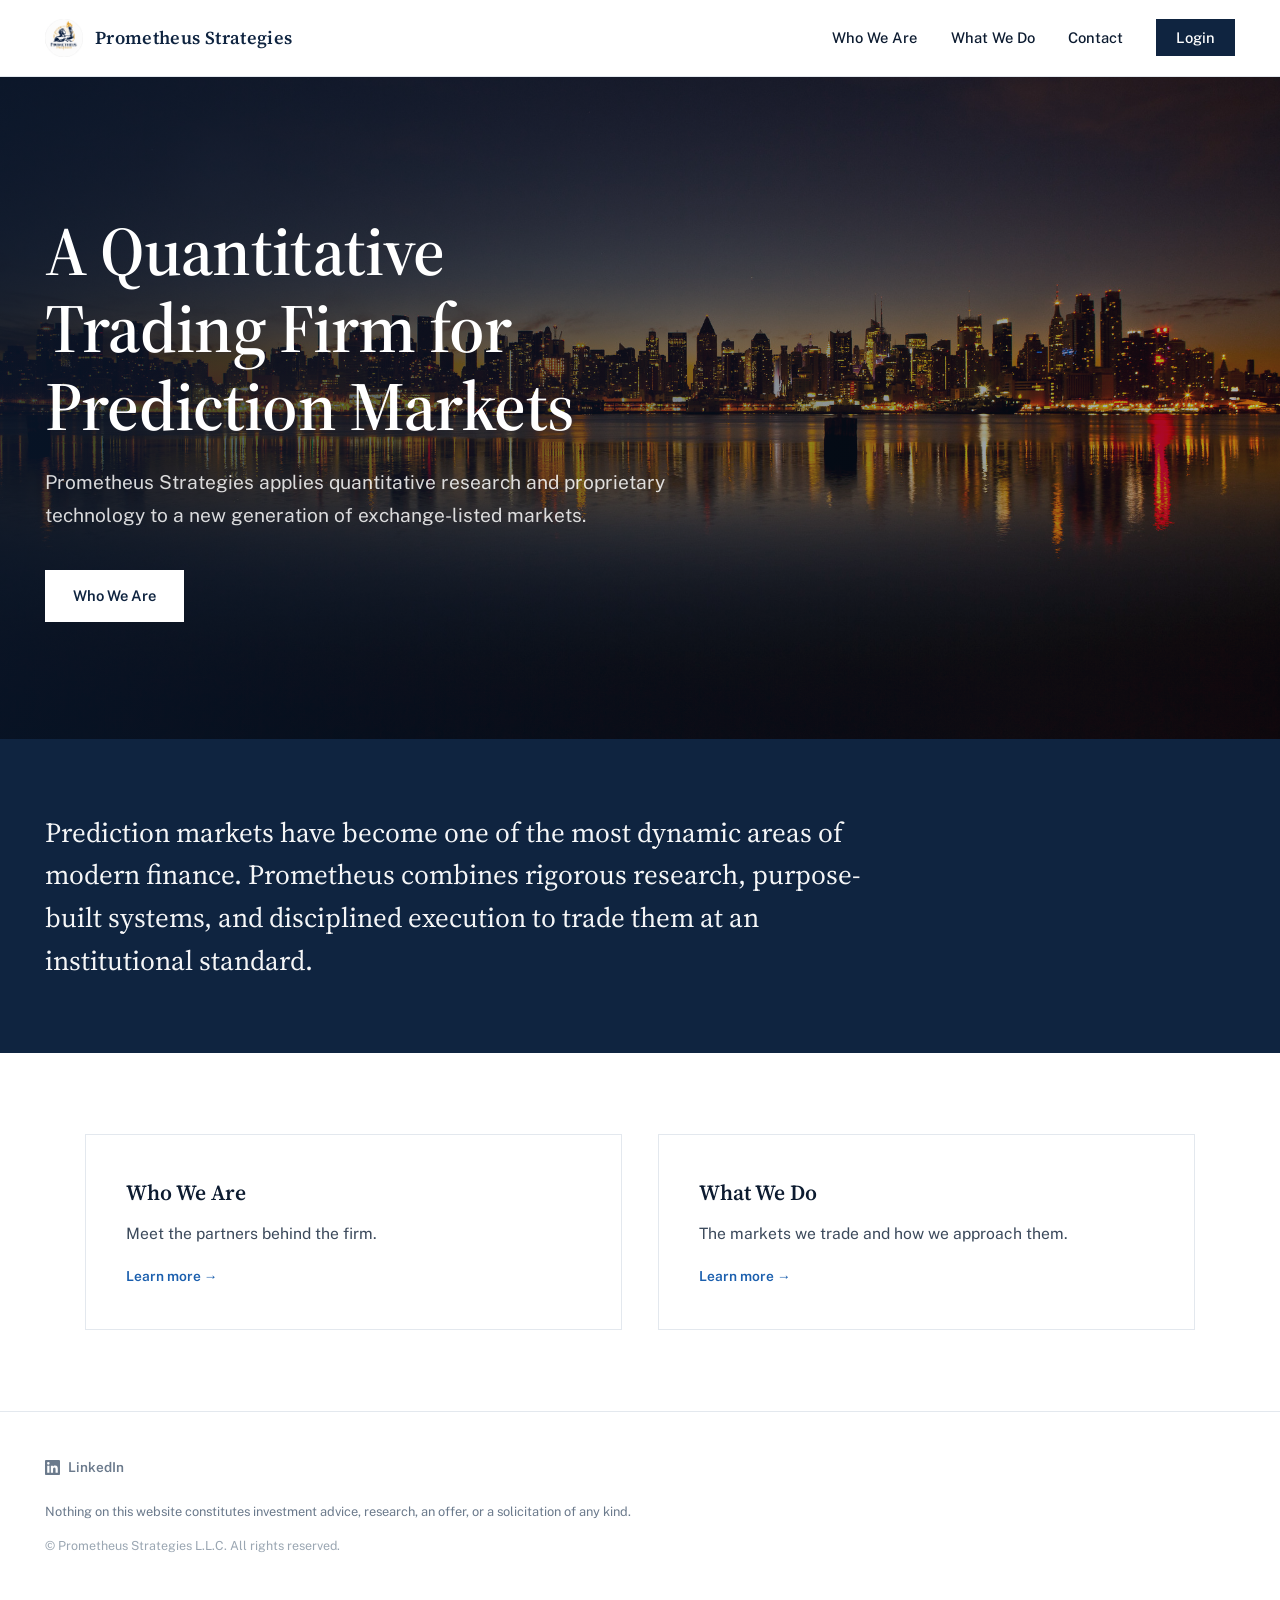
<file: index.html>
<!DOCTYPE html>
<html lang="en">
<head>
<meta charset="UTF-8" />
<meta name="viewport" content="width=device-width, initial-scale=1.0" />
<title>Prometheus Strategies</title>
<meta name="description" content="Prometheus Strategies is a quantitative trading firm for prediction markets, applying research and proprietary technology to a new generation of exchange-listed markets." />
<meta property="og:title" content="Prometheus Strategies" />
<meta property="og:description" content="Prometheus Strategies is a quantitative trading firm for prediction markets, applying research and proprietary technology to a new generation of exchange-listed markets." />
<meta property="og:type" content="website" />
<meta name="theme-color" content="#0F2440" />
<link rel="icon" type="image/png" href="icon.png" />
<link rel="preconnect" href="https://fonts.googleapis.com">
<link rel="preconnect" href="https://fonts.gstatic.com" crossorigin>
<link href="https://fonts.googleapis.com/css2?family=Source+Serif+4:opsz,wght@8..60,400;8..60,600&family=Public+Sans:wght@400;500;600;700&display=swap" rel="stylesheet">
<link rel="stylesheet" href="styles.css">
<script type="application/ld+json">
{
  "@context": "https://schema.org",
  "@type": "Organization",
  "name": "Prometheus Strategies",
  "alternateName": ["Prometheus Strategies L.L.C.", "Prometheus Quant"],
  "url": "https://prometheusquant.com",
  "logo": "https://prometheusquant.com/icon.png",
  "email": "info@prometheusquant.com",
  "description": "Prometheus Strategies is a quantitative trading firm specializing in prediction markets. The firm applies quantitative research and proprietary technology to exchange-listed contracts on the outcomes of real-world events, in sports and beyond.",
  "sameAs": ["https://www.linkedin.com/company/prometheus-quantitative-strategies"],
  "knowsAbout": ["Prediction markets", "Quantitative trading", "Event contracts", "Systematic trading", "Sports markets"],
  "founder": [
    { "@type": "Person", "name": "Sean Thomas", "jobTitle": "Partner", "sameAs": "https://www.linkedin.com/in/sean-thomas2027/" },
    { "@type": "Person", "name": "Shane McDermott", "jobTitle": "Partner", "sameAs": "https://www.linkedin.com/in/shanehmcdermott/" },
    { "@type": "Person", "name": "Bryce Lesinski", "jobTitle": "Partner", "sameAs": "https://www.linkedin.com/in/bryce-lesinski/" },
    { "@type": "Person", "name": "Andrew Wu", "jobTitle": "Partner", "sameAs": "https://www.linkedin.com/in/andrew-wu-5145a1228/" }
  ]
}
</script>
</head>
<body>

<header>
  <div class="bleed nav">
    <a class="brand" href="index.html">
      <img src="icon.png" alt="Prometheus Strategies" />
      <span>Prometheus Strategies</span>
    </a>
    <button class="menu-btn" aria-label="Menu" onclick="document.querySelector('.nav-links').classList.toggle('open')">
      <span></span><span></span><span></span>
    </button>
    <ul class="nav-links">
      <li><a href="who-we-are.html">Who We Are</a></li>
      <li><a href="what-we-do.html">What We Do</a></li>
      <li><a href="contact.html">Contact</a></li>
      <li><a href="login.html" class="login-btn">Login</a></li>
    </ul>
  </div>
</header>

<main>

  <div class="hero" id="hero">
    <div class="hero-bg" id="hero-bg"></div>
    <div class="hero-shade"></div>
    <div class="bleed hero-inner">
      <h1>A Quantitative Trading Firm for Prediction Markets</h1>
      <p>Prometheus Strategies applies quantitative research and proprietary technology to a new generation of exchange-listed markets.</p>
      <a class="btn" href="who-we-are.html">Who We Are</a>
    </div>
  </div>

  <div class="band">
    <div class="bleed band-inner">
      <p>Prediction markets have become one of the most dynamic areas of modern finance. Prometheus combines rigorous research, purpose-built systems, and disciplined execution to trade them at an institutional standard.</p>
    </div>
  </div>

  <div class="section">
    <div class="wrap">
      <div class="teasers">
        <a class="teaser" href="who-we-are.html">
          <h3>Who We Are</h3>
          <p>Meet the partners behind the firm.</p>
          <span class="go">Learn more &rarr;</span>
        </a>
        <a class="teaser" href="what-we-do.html">
          <h3>What We Do</h3>
          <p>The markets we trade and how we approach them.</p>
          <span class="go">Learn more &rarr;</span>
        </a>
      </div>
    </div>
  </div>

</main>

<footer>
  <div class="bleed footer-inner">
    <a class="footer-li" href="https://www.linkedin.com/company/prometheus-quantitative-strategies" target="_blank" rel="noopener noreferrer" aria-label="Prometheus Strategies on LinkedIn">
      <svg width="15" height="15" viewBox="0 0 24 24" fill="currentColor"><path d="M20.447 20.452h-3.554v-5.569c0-1.328-.027-3.037-1.852-3.037-1.853 0-2.136 1.445-2.136 2.939v5.667H9.351V9h3.414v1.561h.046c.477-.9 1.637-1.85 3.37-1.85 3.601 0 4.267 2.37 4.267 5.455v6.286zM5.337 7.433a2.062 2.062 0 01-2.063-2.065 2.064 2.064 0 112.063 2.065zm1.782 13.019H3.555V9h3.564v11.452zM22.225 0H1.771C.792 0 0 .774 0 1.729v20.542C0 23.227.792 24 1.771 24h20.451C23.2 24 24 23.227 24 22.271V1.729C24 .774 23.2 0 22.222 0h.003z"/></svg>
      LinkedIn
    </a>
    <p class="disclosure">Nothing on this website constitutes investment advice, research, an offer, or a solicitation of any kind.</p>
    <p class="copyright">&copy; Prometheus Strategies L.L.C. All rights reserved.</p>
  </div>
</footer>

<script>
  // Optional hero photo: push hero.jpg to the repo and it appears automatically.
  (function () {
    const probe = new Image();
    probe.onload = function () {
      document.getElementById('hero-bg').style.backgroundImage = "url('hero.jpg')";
      document.getElementById('hero').classList.add('has-photo');
    };
    probe.src = 'hero.jpg';
  })();
</script>

<!-- CLOUDFLARE WEB ANALYTICS
     Option A (easiest): enable it on the Pages project in the Cloudflare dashboard; it covers every page automatically.
     Option B (manual): paste the beacon <script> snippet here, before </body>, on every page. -->

</body>
</html>
</file>
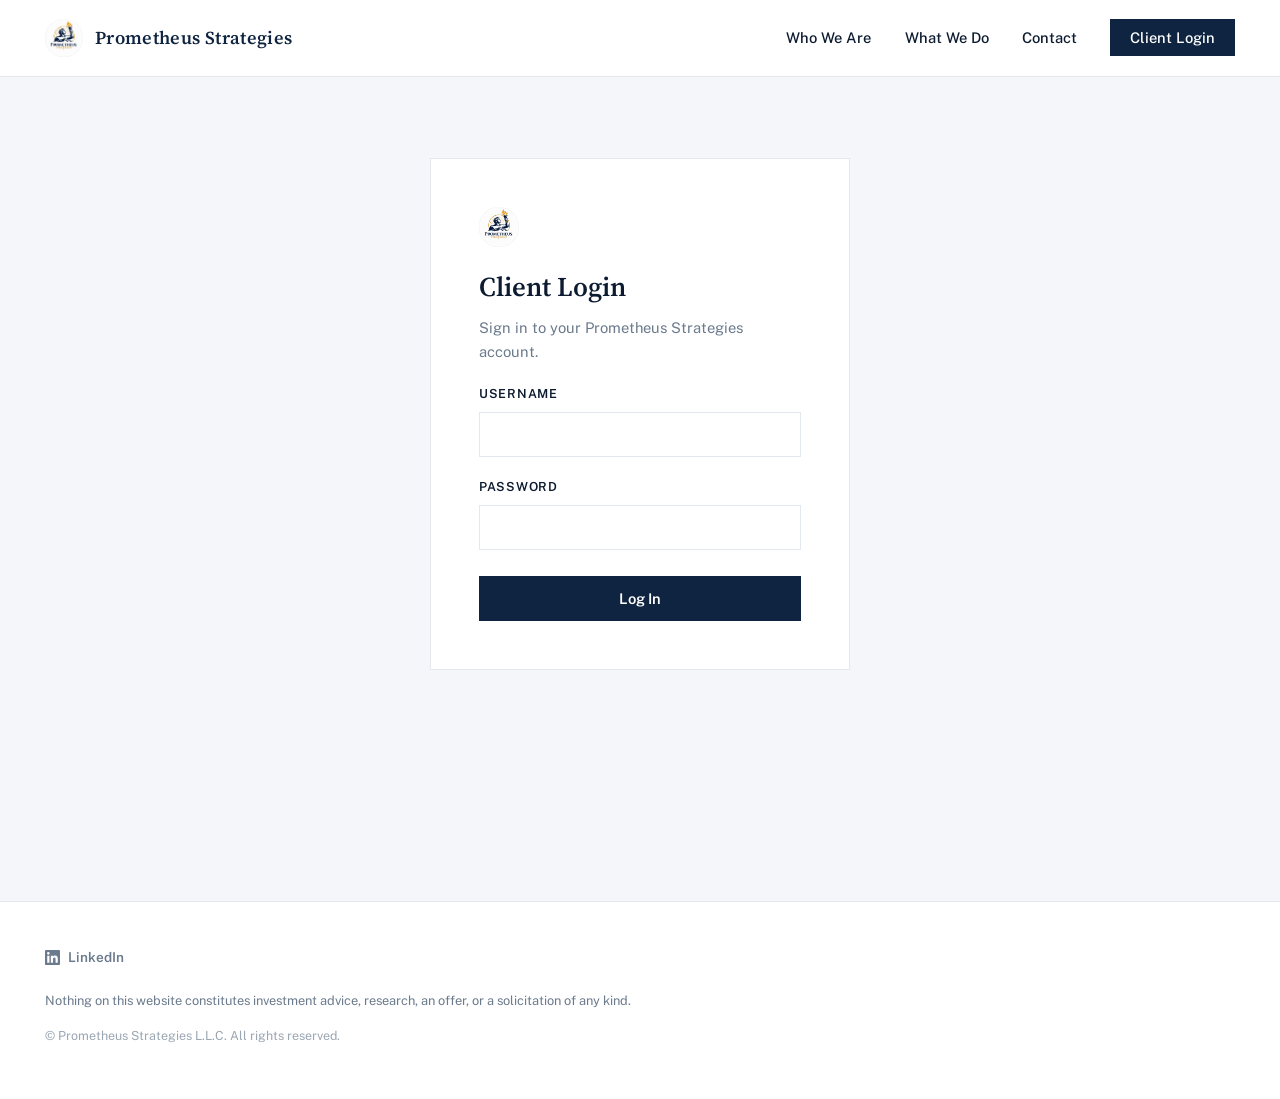
<file: client-login.html>
<!DOCTYPE html>
<html lang="en">
<head>
<meta charset="UTF-8" />
<meta name="viewport" content="width=device-width, initial-scale=1.0" />
<title>Client Login | Prometheus Strategies</title>
<meta name="description" content="Sign in to your Prometheus Strategies account." />
<meta property="og:title" content="Client Login | Prometheus Strategies" />
<meta property="og:description" content="Sign in to your Prometheus Strategies account." />
<meta property="og:type" content="website" />
<meta name="theme-color" content="#0F2440" />
<link rel="icon" type="image/png" href="icon.png" />
<link rel="preconnect" href="https://fonts.googleapis.com">
<link rel="preconnect" href="https://fonts.gstatic.com" crossorigin>
<link href="https://fonts.googleapis.com/css2?family=Source+Serif+4:opsz,wght@8..60,400;8..60,600&family=Public+Sans:wght@400;500;600;700&display=swap" rel="stylesheet">
<link rel="stylesheet" href="styles.css">
</head>
<body>

<header>
  <div class="bleed nav">
    <a class="brand" href="index.html">
      <img src="icon.png" alt="Prometheus Strategies" />
      <span>Prometheus Strategies</span>
    </a>
    <button class="menu-btn" aria-label="Menu" onclick="document.querySelector('.nav-links').classList.toggle('open')">
      <span></span><span></span><span></span>
    </button>
    <ul class="nav-links">
      <li><a href="who-we-are.html">Who We Are</a></li>
      <li><a href="what-we-do.html">What We Do</a></li>
      <li><a href="contact.html">Contact</a></li>
      <li><a href="client-login.html" class="login-btn">Client Login</a></li>
    </ul>
  </div>
</header>

<main>

  <div class="login-page">
    <!-- Cosmetic portal entry. This form does not store or transmit anything anywhere.
         Any login attempt shows the access message below. -->
    <div class="login-card">
      <img src="icon.png" alt="" />
      <h1>Client Login</h1>
      <p class="sub">Sign in to your Prometheus Strategies account.</p>
      <form id="login-form" autocomplete="off">
        <div class="field">
          <label for="login-user">Username</label>
          <input type="text" id="login-user" name="username" autocomplete="off" />
        </div>
        <div class="field">
          <label for="login-pass">Password</label>
          <input type="password" id="login-pass" name="password" autocomplete="off" />
        </div>
        <button type="submit" class="btn btn-navy">Log In</button>
        <p class="login-error" id="login-error">Username and password not recognized. Please email <a href="mailto:info@prometheusquant.com">info@prometheusquant.com</a> if you are having issues logging in.</p>
      </form>
    </div>
  </div>

</main>

<footer>
  <div class="bleed footer-inner">
    <a class="footer-li" href="https://www.linkedin.com/company/prometheus-quantitative-strategies" target="_blank" rel="noopener noreferrer" aria-label="Prometheus Strategies on LinkedIn">
      <svg width="15" height="15" viewBox="0 0 24 24" fill="currentColor"><path d="M20.447 20.452h-3.554v-5.569c0-1.328-.027-3.037-1.852-3.037-1.853 0-2.136 1.445-2.136 2.939v5.667H9.351V9h3.414v1.561h.046c.477-.9 1.637-1.85 3.37-1.85 3.601 0 4.267 2.37 4.267 5.455v6.286zM5.337 7.433a2.062 2.062 0 01-2.063-2.065 2.064 2.064 0 112.063 2.065zm1.782 13.019H3.555V9h3.564v11.452zM22.225 0H1.771C.792 0 0 .774 0 1.729v20.542C0 23.227.792 24 1.771 24h20.451C23.2 24 24 23.227 24 22.271V1.729C24 .774 23.2 0 22.222 0h.003z"/></svg>
      LinkedIn
    </a>
    <p class="disclosure">Nothing on this website constitutes investment advice, research, an offer, or a solicitation of any kind.</p>
    <p class="copyright">&copy; Prometheus Strategies L.L.C. All rights reserved.</p>
  </div>
</footer>

<script>
  // Cosmetic portal: nothing is stored or transmitted anywhere.
  document.getElementById('login-form').addEventListener('submit', function (e) {
    e.preventDefault();
    document.getElementById('login-error').style.display = 'block';
    document.getElementById('login-pass').value = '';
    return false;
  });
</script>

<!-- CLOUDFLARE WEB ANALYTICS
     Option A (easiest): enable it on the Pages project in the Cloudflare dashboard; it covers every page automatically.
     Option B (manual): paste the beacon <script> snippet here, before </body>, on every page. -->

</body>
</html>
</file>
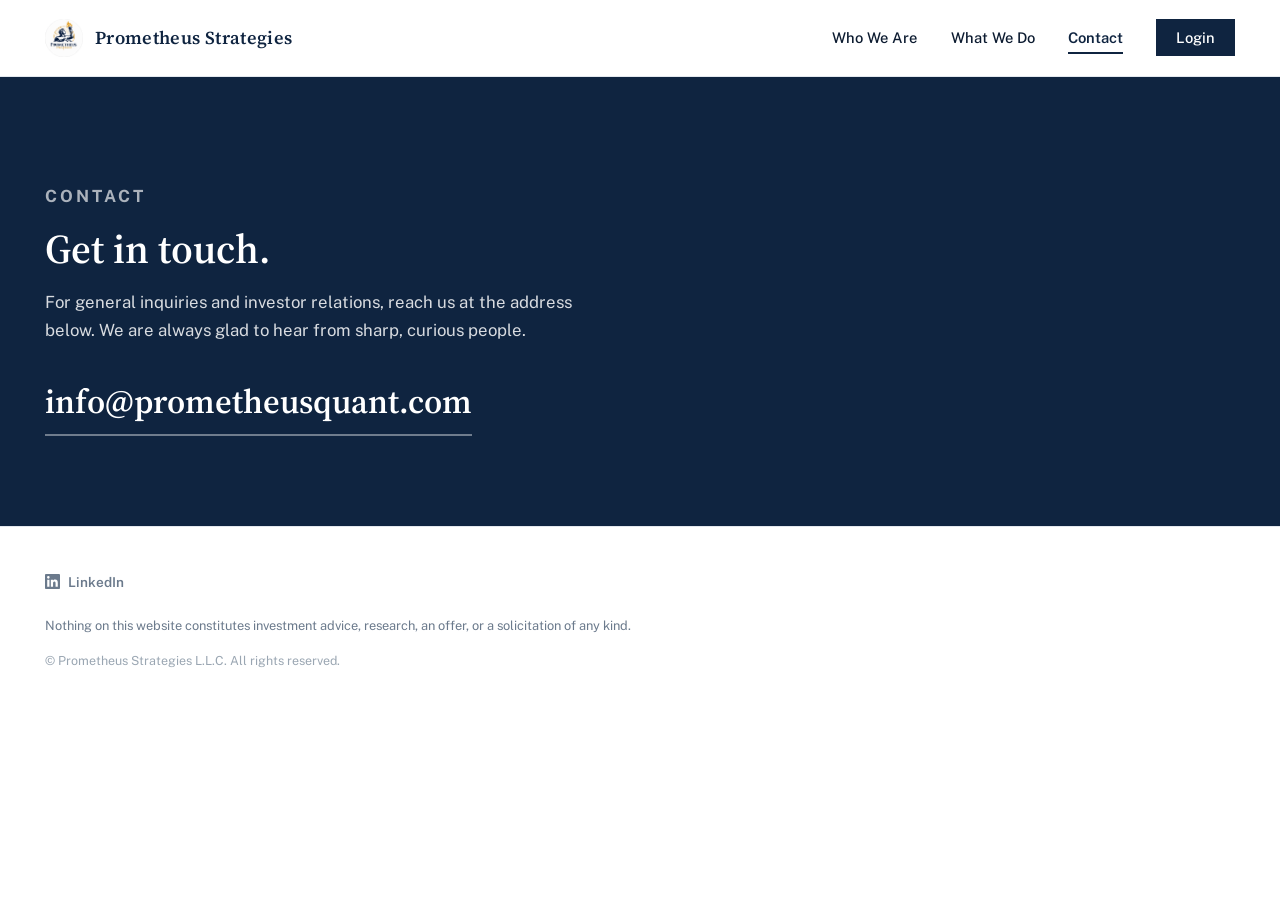
<file: contact.html>
<!DOCTYPE html>
<html lang="en">
<head>
<meta charset="UTF-8" />
<meta name="viewport" content="width=device-width, initial-scale=1.0" />
<title>Contact | Prometheus Strategies</title>
<meta name="description" content="Get in touch with Prometheus Strategies. General inquiries and investor relations: info@prometheusquant.com." />
<meta property="og:title" content="Contact | Prometheus Strategies" />
<meta property="og:description" content="Get in touch with Prometheus Strategies. General inquiries and investor relations: info@prometheusquant.com." />
<meta property="og:type" content="website" />
<meta name="theme-color" content="#0F2440" />
<link rel="icon" type="image/png" href="icon.png" />
<link rel="preconnect" href="https://fonts.googleapis.com">
<link rel="preconnect" href="https://fonts.gstatic.com" crossorigin>
<link href="https://fonts.googleapis.com/css2?family=Source+Serif+4:opsz,wght@8..60,400;8..60,600&family=Public+Sans:wght@400;500;600;700&display=swap" rel="stylesheet">
<link rel="stylesheet" href="styles.css">
</head>
<body>

<header>
  <div class="bleed nav">
    <a class="brand" href="index.html">
      <img src="icon.png" alt="Prometheus Strategies" />
      <span>Prometheus Strategies</span>
    </a>
    <button class="menu-btn" aria-label="Menu" onclick="document.querySelector('.nav-links').classList.toggle('open')">
      <span></span><span></span><span></span>
    </button>
    <ul class="nav-links">
      <li><a href="who-we-are.html">Who We Are</a></li>
      <li><a href="what-we-do.html">What We Do</a></li>
      <li><a href="contact.html" class="active">Contact</a></li>
      <li><a href="login.html" class="login-btn">Login</a></li>
    </ul>
  </div>
</header>

<main>

  <div class="contact-band">
    <div class="bleed contact-band-inner">
      <p class="kicker" style="color: rgba(255,255,255,0.65);">Contact</p>
      <h2>Get in touch.</h2>
      <p>For general inquiries and investor relations, reach us at the address below. We are always glad to hear from sharp, curious people.</p>
      <a class="contact-email" href="mailto:info@prometheusquant.com">info@prometheusquant.com</a>
    </div>
  </div>

</main>

<footer>
  <div class="bleed footer-inner">
    <a class="footer-li" href="https://www.linkedin.com/company/prometheus-quantitative-strategies" target="_blank" rel="noopener noreferrer" aria-label="Prometheus Strategies on LinkedIn">
      <svg width="15" height="15" viewBox="0 0 24 24" fill="currentColor"><path d="M20.447 20.452h-3.554v-5.569c0-1.328-.027-3.037-1.852-3.037-1.853 0-2.136 1.445-2.136 2.939v5.667H9.351V9h3.414v1.561h.046c.477-.9 1.637-1.85 3.37-1.85 3.601 0 4.267 2.37 4.267 5.455v6.286zM5.337 7.433a2.062 2.062 0 01-2.063-2.065 2.064 2.064 0 112.063 2.065zm1.782 13.019H3.555V9h3.564v11.452zM22.225 0H1.771C.792 0 0 .774 0 1.729v20.542C0 23.227.792 24 1.771 24h20.451C23.2 24 24 23.227 24 22.271V1.729C24 .774 23.2 0 22.222 0h.003z"/></svg>
      LinkedIn
    </a>
    <p class="disclosure">Nothing on this website constitutes investment advice, research, an offer, or a solicitation of any kind.</p>
    <p class="copyright">&copy; Prometheus Strategies L.L.C. All rights reserved.</p>
  </div>
</footer>

<!-- CLOUDFLARE WEB ANALYTICS
     Option A (easiest): enable it on the Pages project in the Cloudflare dashboard; it covers every page automatically.
     Option B (manual): paste the beacon <script> snippet here, before </body>, on every page. -->

</body>
</html>
</file>
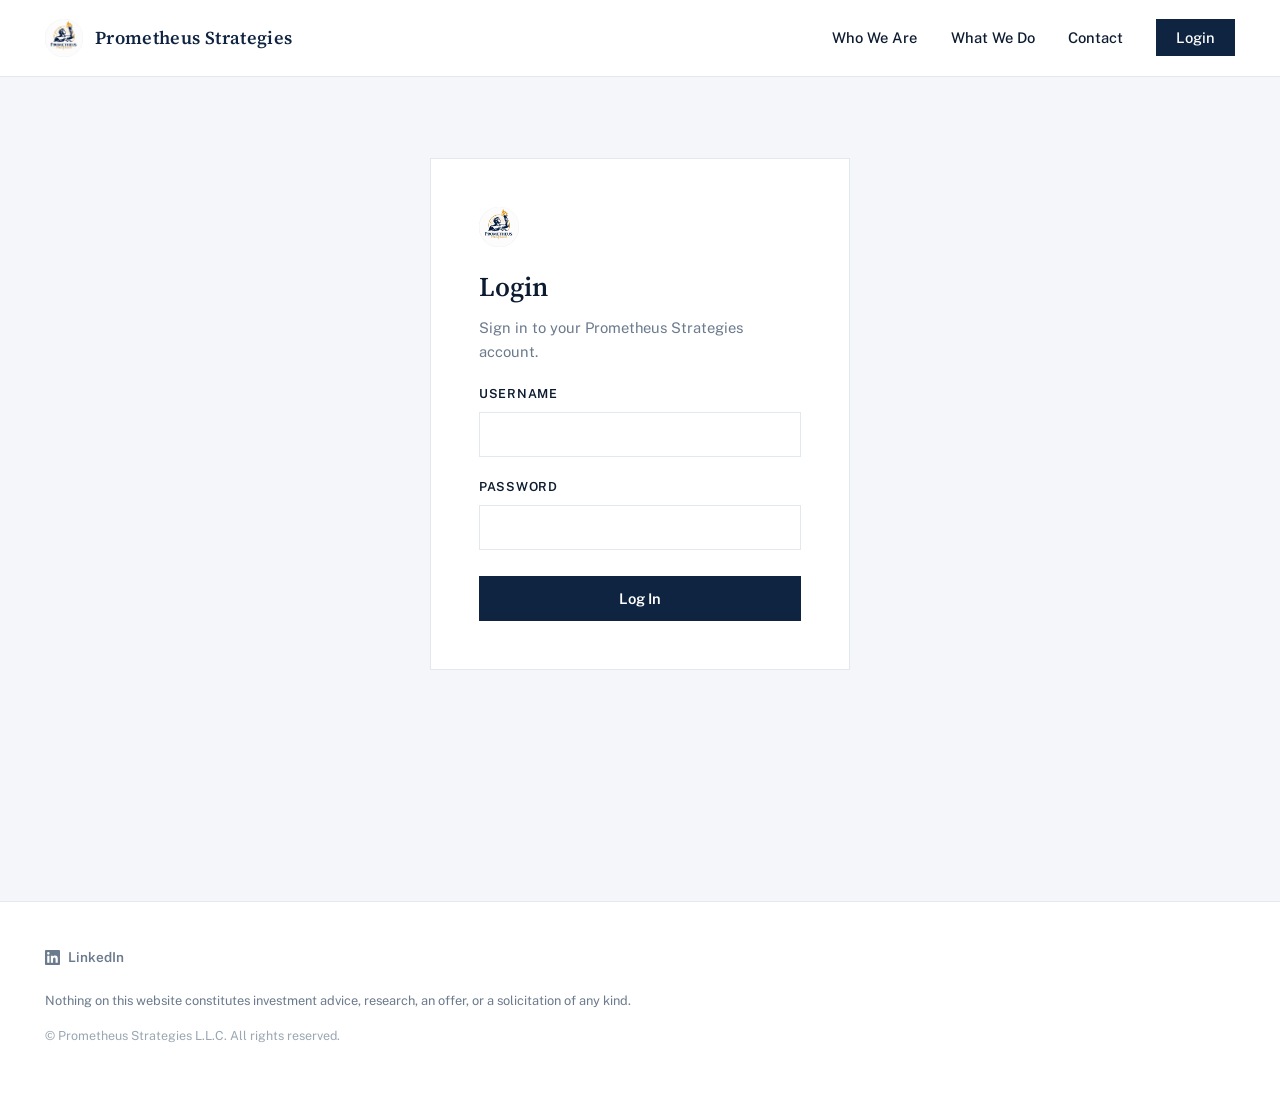
<file: login.html>
<!DOCTYPE html>
<html lang="en">
<head>
<meta charset="UTF-8" />
<meta name="viewport" content="width=device-width, initial-scale=1.0" />
<title>Login | Prometheus Strategies</title>
<meta name="description" content="Sign in to your Prometheus Strategies account." />
<meta property="og:title" content="Login | Prometheus Strategies" />
<meta property="og:description" content="Sign in to your Prometheus Strategies account." />
<meta property="og:type" content="website" />
<meta name="theme-color" content="#0F2440" />
<link rel="icon" type="image/png" href="icon.png" />
<link rel="preconnect" href="https://fonts.googleapis.com">
<link rel="preconnect" href="https://fonts.gstatic.com" crossorigin>
<link href="https://fonts.googleapis.com/css2?family=Source+Serif+4:opsz,wght@8..60,400;8..60,600&family=Public+Sans:wght@400;500;600;700&display=swap" rel="stylesheet">
<link rel="stylesheet" href="styles.css">
</head>
<body>

<header>
  <div class="bleed nav">
    <a class="brand" href="index.html">
      <img src="icon.png" alt="Prometheus Strategies" />
      <span>Prometheus Strategies</span>
    </a>
    <button class="menu-btn" aria-label="Menu" onclick="document.querySelector('.nav-links').classList.toggle('open')">
      <span></span><span></span><span></span>
    </button>
    <ul class="nav-links">
      <li><a href="who-we-are.html">Who We Are</a></li>
      <li><a href="what-we-do.html">What We Do</a></li>
      <li><a href="contact.html">Contact</a></li>
      <li><a href="login.html" class="login-btn">Login</a></li>
    </ul>
  </div>
</header>

<main>

  <div class="login-page">
    <!-- Cosmetic portal entry. This form does not store or transmit anything anywhere.
         Any login attempt shows the access message below. -->
    <div class="login-card">
      <img src="icon.png" alt="" />
      <h1>Login</h1>
      <p class="sub">Sign in to your Prometheus Strategies account.</p>
      <form id="login-form" autocomplete="off">
        <div class="field">
          <label for="login-user">Username</label>
          <input type="text" id="login-user" name="username" autocomplete="off" />
        </div>
        <div class="field">
          <label for="login-pass">Password</label>
          <input type="password" id="login-pass" name="password" autocomplete="off" />
        </div>
        <button type="submit" class="btn btn-navy">Log In</button>
        <p class="login-error" id="login-error">Username and password not recognized. Please email <a href="mailto:info@prometheusquant.com">info@prometheusquant.com</a> if you are having issues logging in.</p>
      </form>
    </div>
  </div>

</main>

<footer>
  <div class="bleed footer-inner">
    <a class="footer-li" href="https://www.linkedin.com/company/prometheus-quantitative-strategies" target="_blank" rel="noopener noreferrer" aria-label="Prometheus Strategies on LinkedIn">
      <svg width="15" height="15" viewBox="0 0 24 24" fill="currentColor"><path d="M20.447 20.452h-3.554v-5.569c0-1.328-.027-3.037-1.852-3.037-1.853 0-2.136 1.445-2.136 2.939v5.667H9.351V9h3.414v1.561h.046c.477-.9 1.637-1.85 3.37-1.85 3.601 0 4.267 2.37 4.267 5.455v6.286zM5.337 7.433a2.062 2.062 0 01-2.063-2.065 2.064 2.064 0 112.063 2.065zm1.782 13.019H3.555V9h3.564v11.452zM22.225 0H1.771C.792 0 0 .774 0 1.729v20.542C0 23.227.792 24 1.771 24h20.451C23.2 24 24 23.227 24 22.271V1.729C24 .774 23.2 0 22.222 0h.003z"/></svg>
      LinkedIn
    </a>
    <p class="disclosure">Nothing on this website constitutes investment advice, research, an offer, or a solicitation of any kind.</p>
    <p class="copyright">&copy; Prometheus Strategies L.L.C. All rights reserved.</p>
  </div>
</footer>

<script>
  // Cosmetic portal: nothing is stored or transmitted anywhere.
  document.getElementById('login-form').addEventListener('submit', function (e) {
    e.preventDefault();
    document.getElementById('login-error').style.display = 'block';
    document.getElementById('login-pass').value = '';
    return false;
  });
</script>

<!-- CLOUDFLARE WEB ANALYTICS
     Option A (easiest): enable it on the Pages project in the Cloudflare dashboard; it covers every page automatically.
     Option B (manual): paste the beacon <script> snippet here, before </body>, on every page. -->

</body>
</html>
</file>
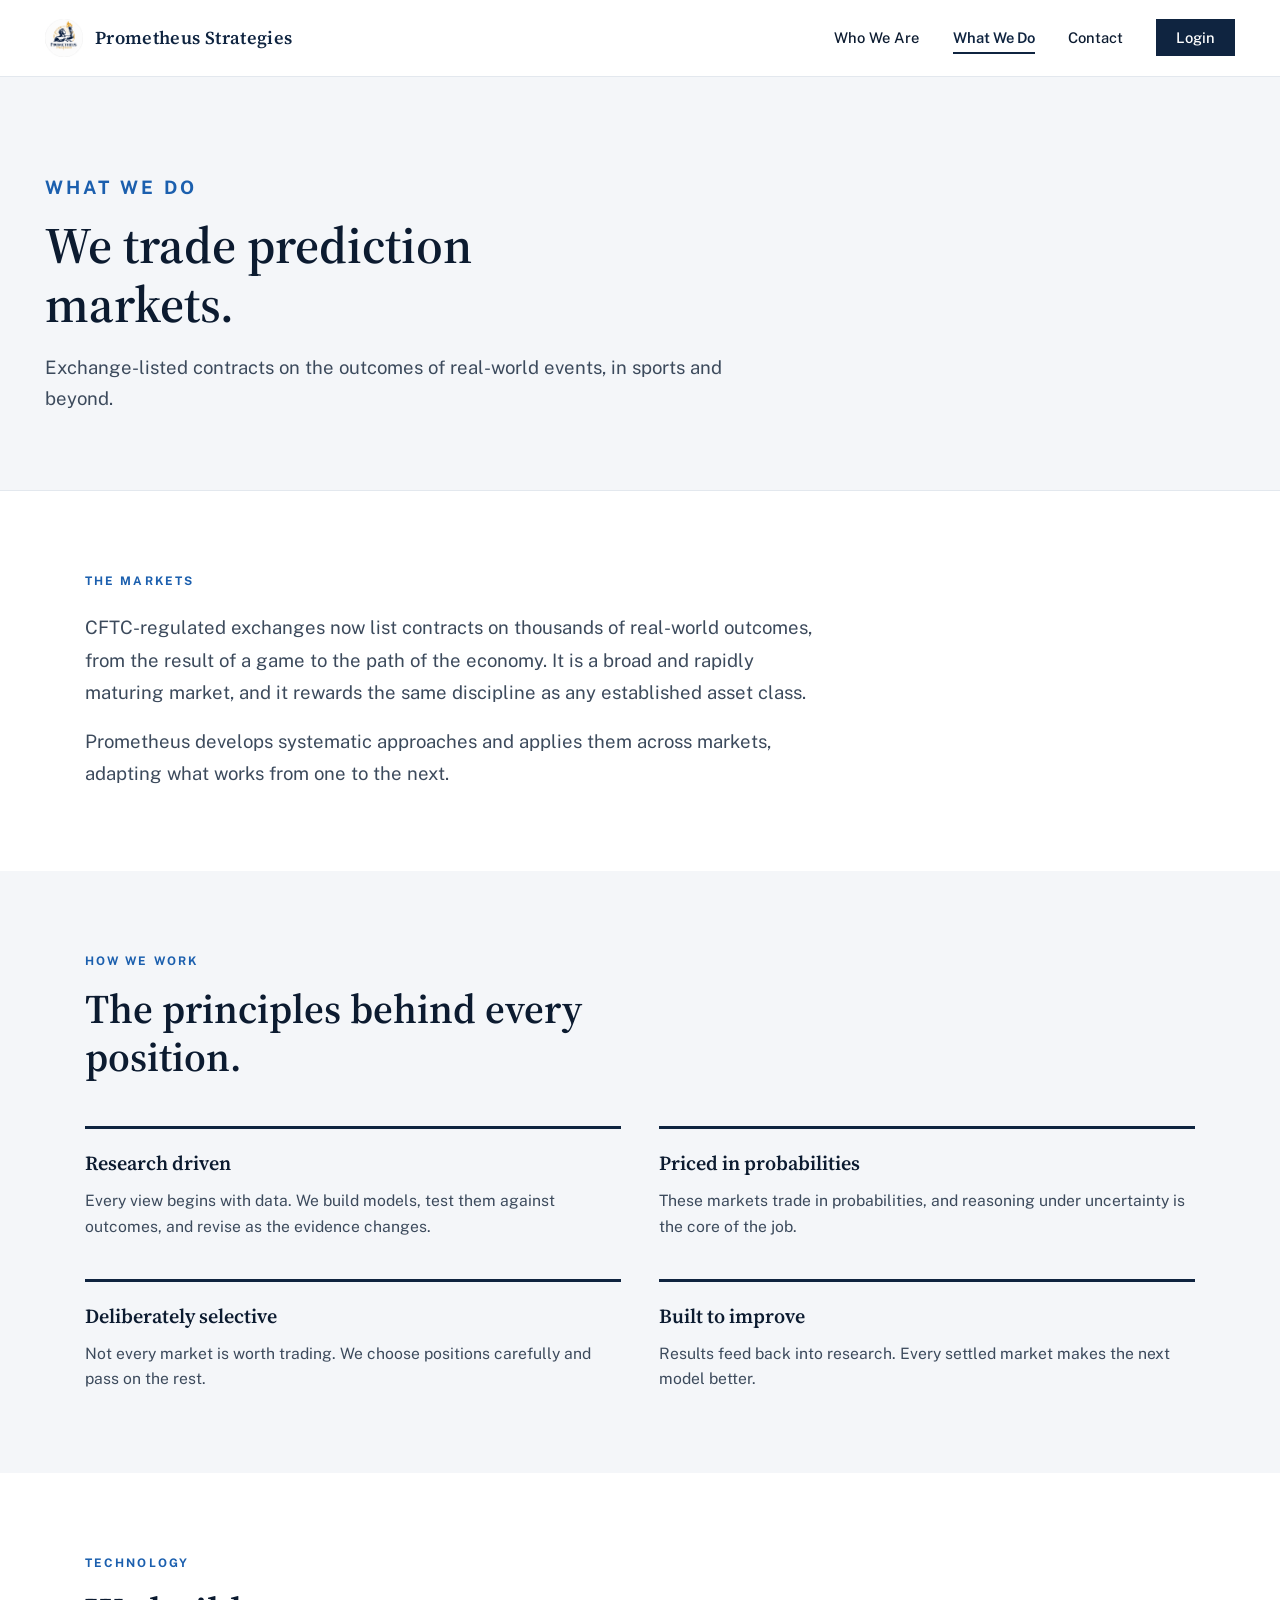
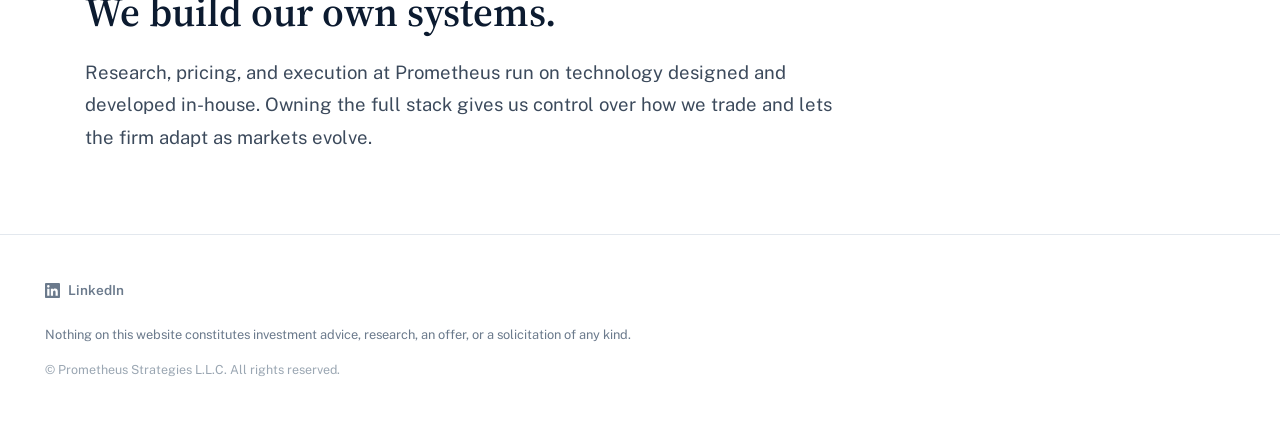
<file: what-we-do.html>
<!DOCTYPE html>
<html lang="en">
<head>
<meta charset="UTF-8" />
<meta name="viewport" content="width=device-width, initial-scale=1.0" />
<title>What We Do | Prometheus Strategies</title>
<meta name="description" content="We trade prediction markets: exchange-listed contracts on the outcomes of real-world events, in sports and beyond." />
<meta property="og:title" content="What We Do | Prometheus Strategies" />
<meta property="og:description" content="We trade prediction markets: exchange-listed contracts on the outcomes of real-world events, in sports and beyond." />
<meta property="og:type" content="website" />
<meta name="theme-color" content="#0F2440" />
<link rel="icon" type="image/png" href="icon.png" />
<link rel="preconnect" href="https://fonts.googleapis.com">
<link rel="preconnect" href="https://fonts.gstatic.com" crossorigin>
<link href="https://fonts.googleapis.com/css2?family=Source+Serif+4:opsz,wght@8..60,400;8..60,600&family=Public+Sans:wght@400;500;600;700&display=swap" rel="stylesheet">
<link rel="stylesheet" href="styles.css">
</head>
<body>

<header>
  <div class="bleed nav">
    <a class="brand" href="index.html">
      <img src="icon.png" alt="Prometheus Strategies" />
      <span>Prometheus Strategies</span>
    </a>
    <button class="menu-btn" aria-label="Menu" onclick="document.querySelector('.nav-links').classList.toggle('open')">
      <span></span><span></span><span></span>
    </button>
    <ul class="nav-links">
      <li><a href="who-we-are.html">Who We Are</a></li>
      <li><a href="what-we-do.html" class="active">What We Do</a></li>
      <li><a href="contact.html">Contact</a></li>
      <li><a href="login.html" class="login-btn">Login</a></li>
    </ul>
  </div>
</header>

<main>

  <div class="page-head">
    <div class="bleed page-head-inner">
      <p class="kicker">What We Do</p>
      <h1>We trade prediction markets.</h1>
      <p>Exchange-listed contracts on the outcomes of real-world events, in sports and beyond.</p>
    </div>
  </div>

  <div class="section">
    <div class="wrap">
      <p class="kicker">The Markets</p>
      <p class="lead">CFTC-regulated exchanges now list contracts on thousands of real-world outcomes, from the result of a game to the path of the economy. It is a broad and rapidly maturing market, and it rewards the same discipline as any established asset class.</p>
      <p class="lead">Prometheus develops systematic approaches and applies them across markets, adapting what works from one to the next.</p>
    </div>
  </div>

  <div class="section alt">
    <div class="wrap">
      <p class="kicker">How We Work</p>
      <h2>The principles behind every position.</h2>
      <div class="principles">
        <div class="principle">
          <h3>Research driven</h3>
          <p>Every view begins with data. We build models, test them against outcomes, and revise as the evidence changes.</p>
        </div>
        <div class="principle">
          <h3>Priced in probabilities</h3>
          <p>These markets trade in probabilities, and reasoning under uncertainty is the core of the job.</p>
        </div>
        <div class="principle">
          <h3>Deliberately selective</h3>
          <p>Not every market is worth trading. We choose positions carefully and pass on the rest.</p>
        </div>
        <div class="principle">
          <h3>Built to improve</h3>
          <p>Results feed back into research. Every settled market makes the next model better.</p>
        </div>
      </div>
    </div>
  </div>

  <div class="section">
    <div class="wrap">
      <p class="kicker">Technology</p>
      <h2>We build our own systems.</h2>
      <p class="lead">Research, pricing, and execution at Prometheus run on technology designed and developed in-house. Owning the full stack gives us control over how we trade and lets the firm adapt as markets evolve.</p>
    </div>
  </div>

</main>

<footer>
  <div class="bleed footer-inner">
    <a class="footer-li" href="https://www.linkedin.com/company/prometheus-quantitative-strategies" target="_blank" rel="noopener noreferrer" aria-label="Prometheus Strategies on LinkedIn">
      <svg width="15" height="15" viewBox="0 0 24 24" fill="currentColor"><path d="M20.447 20.452h-3.554v-5.569c0-1.328-.027-3.037-1.852-3.037-1.853 0-2.136 1.445-2.136 2.939v5.667H9.351V9h3.414v1.561h.046c.477-.9 1.637-1.85 3.37-1.85 3.601 0 4.267 2.37 4.267 5.455v6.286zM5.337 7.433a2.062 2.062 0 01-2.063-2.065 2.064 2.064 0 112.063 2.065zm1.782 13.019H3.555V9h3.564v11.452zM22.225 0H1.771C.792 0 0 .774 0 1.729v20.542C0 23.227.792 24 1.771 24h20.451C23.2 24 24 23.227 24 22.271V1.729C24 .774 23.2 0 22.222 0h.003z"/></svg>
      LinkedIn
    </a>
    <p class="disclosure">Nothing on this website constitutes investment advice, research, an offer, or a solicitation of any kind.</p>
    <p class="copyright">&copy; Prometheus Strategies L.L.C. All rights reserved.</p>
  </div>
</footer>

<!-- CLOUDFLARE WEB ANALYTICS
     Option A (easiest): enable it on the Pages project in the Cloudflare dashboard; it covers every page automatically.
     Option B (manual): paste the beacon <script> snippet here, before </body>, on every page. -->

</body>
</html>
</file>
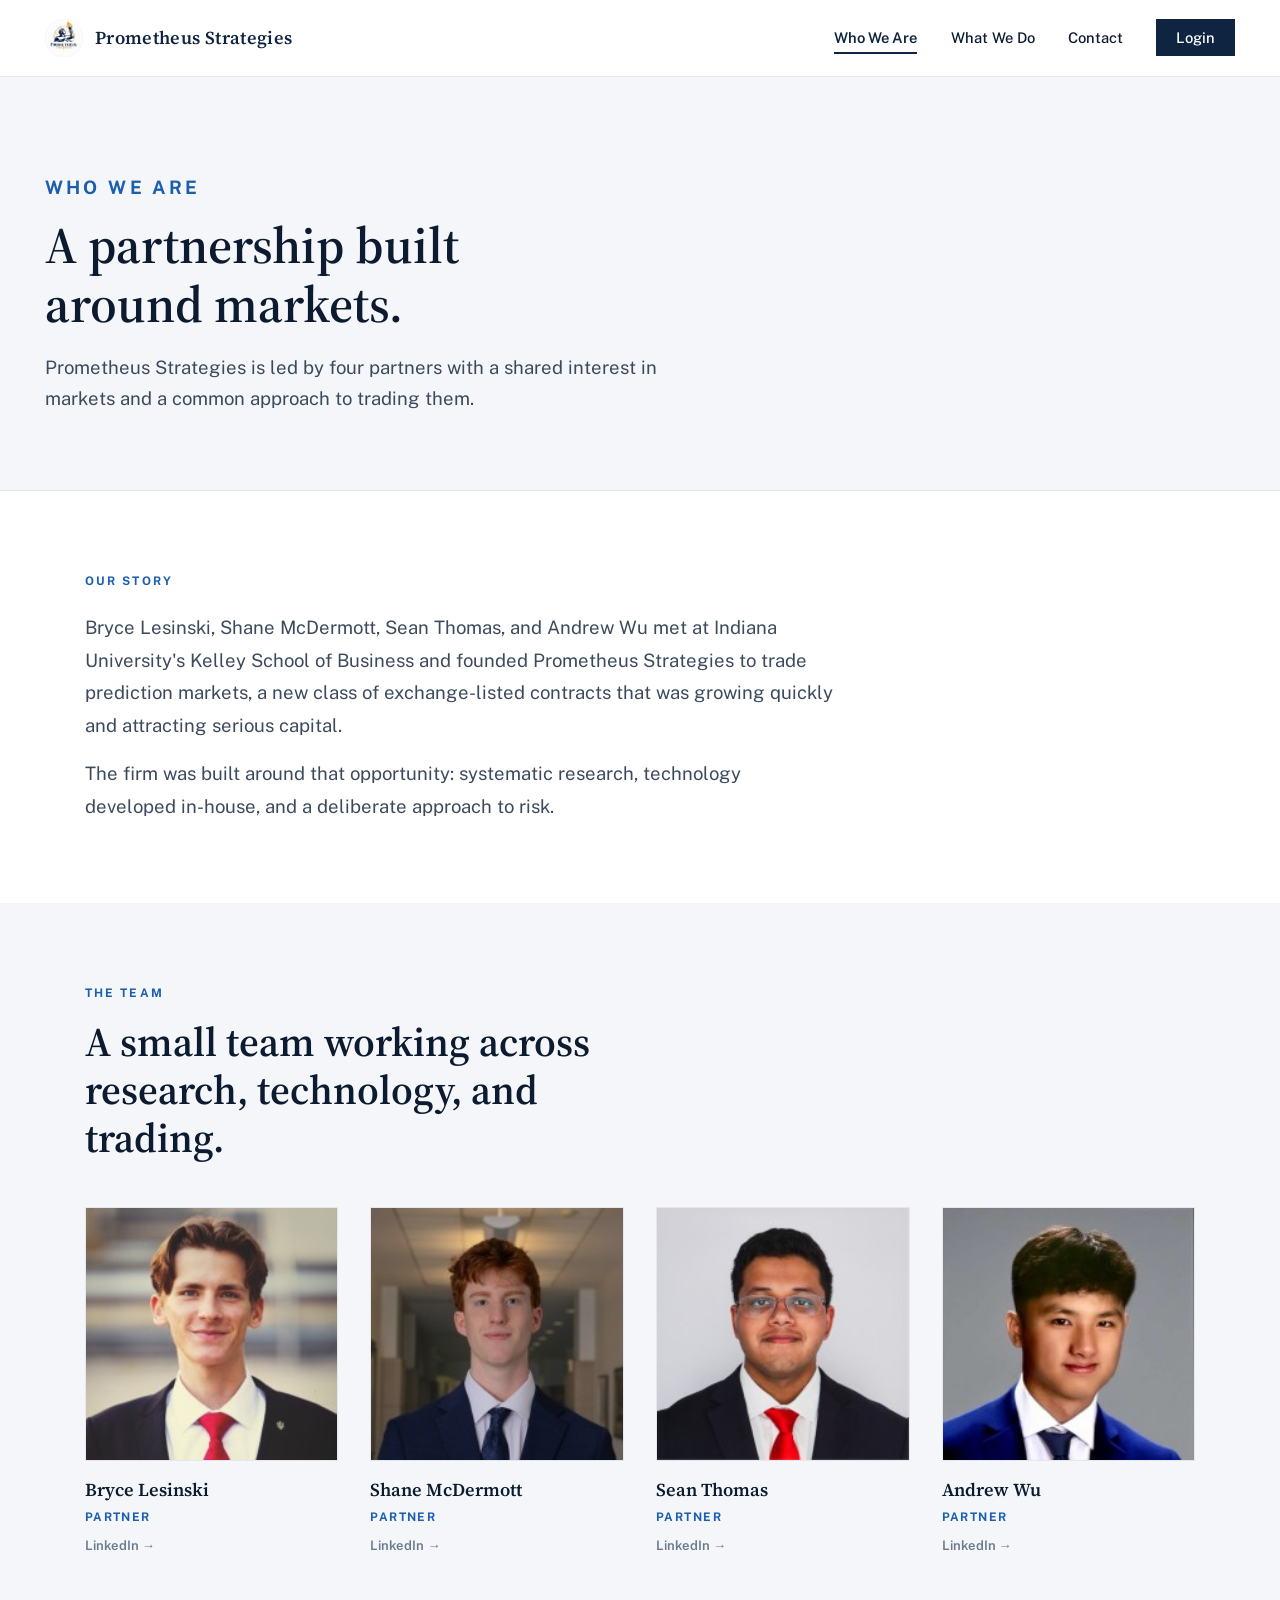
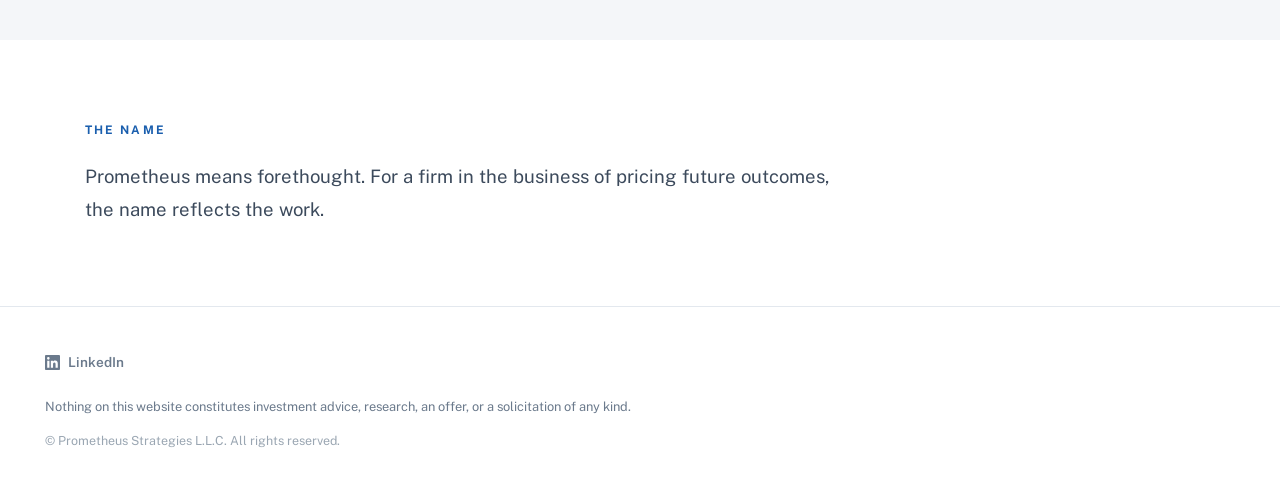
<file: who-we-are.html>
<!DOCTYPE html>
<html lang="en">
<head>
<meta charset="UTF-8" />
<meta name="viewport" content="width=device-width, initial-scale=1.0" />
<title>Who We Are | Prometheus Strategies</title>
<meta name="description" content="Prometheus Strategies is led by four partners with a shared interest in markets and a common approach to trading them." />
<meta property="og:title" content="Who We Are | Prometheus Strategies" />
<meta property="og:description" content="Prometheus Strategies is led by four partners with a shared interest in markets and a common approach to trading them." />
<meta property="og:type" content="website" />
<meta name="theme-color" content="#0F2440" />
<link rel="icon" type="image/png" href="icon.png" />
<link rel="preconnect" href="https://fonts.googleapis.com">
<link rel="preconnect" href="https://fonts.gstatic.com" crossorigin>
<link href="https://fonts.googleapis.com/css2?family=Source+Serif+4:opsz,wght@8..60,400;8..60,600&family=Public+Sans:wght@400;500;600;700&display=swap" rel="stylesheet">
<link rel="stylesheet" href="styles.css">
</head>
<body>

<header>
  <div class="bleed nav">
    <a class="brand" href="index.html">
      <img src="icon.png" alt="Prometheus Strategies" />
      <span>Prometheus Strategies</span>
    </a>
    <button class="menu-btn" aria-label="Menu" onclick="document.querySelector('.nav-links').classList.toggle('open')">
      <span></span><span></span><span></span>
    </button>
    <ul class="nav-links">
      <li><a href="who-we-are.html" class="active">Who We Are</a></li>
      <li><a href="what-we-do.html">What We Do</a></li>
      <li><a href="contact.html">Contact</a></li>
      <li><a href="login.html" class="login-btn">Login</a></li>
    </ul>
  </div>
</header>

<main>

  <div class="page-head">
    <div class="bleed page-head-inner">
      <p class="kicker">Who We Are</p>
      <h1>A partnership built around markets.</h1>
      <p>Prometheus Strategies is led by four partners with a shared interest in markets and a common approach to trading them.</p>
    </div>
  </div>

  <div class="section">
    <div class="wrap">
      <p class="kicker">Our Story</p>
      <p class="lead">Bryce Lesinski, Shane McDermott, Sean Thomas, and Andrew Wu met at Indiana University's Kelley School of Business and founded Prometheus Strategies to trade prediction markets, a new class of exchange-listed contracts that was growing quickly and attracting serious capital.</p>
      <p class="lead">The firm was built around that opportunity: systematic research, technology developed in-house, and a deliberate approach to risk.</p>
    </div>
  </div>

  <div class="section alt">
    <div class="wrap">
      <p class="kicker">The Team</p>
      <h2>A small team working across research, technology, and trading.</h2>

      <div class="team-grid">
        <a class="member" href="https://www.linkedin.com/in/bryce-lesinski/" target="_blank" rel="noopener noreferrer">
          <div class="avatar">
            <img src="bryce.jpg" alt="Bryce Lesinski" onerror="this.style.display='none'; this.nextElementSibling.style.display='flex';" />
            <div class="avatar-fallback">BL</div>
          </div>
          <h3>Bryce Lesinski</h3>
          <div class="role">Partner</div>
          <span class="li">LinkedIn &rarr;</span>
        </a>

        <a class="member" href="https://www.linkedin.com/in/shanehmcdermott/" target="_blank" rel="noopener noreferrer">
          <div class="avatar">
            <img src="shane.jpg" alt="Shane McDermott" onerror="this.style.display='none'; this.nextElementSibling.style.display='flex';" />
            <div class="avatar-fallback">SM</div>
          </div>
          <h3>Shane McDermott</h3>
          <div class="role">Partner</div>
          <span class="li">LinkedIn &rarr;</span>
        </a>

        <a class="member" href="https://www.linkedin.com/in/sean-thomas2027/" target="_blank" rel="noopener noreferrer">
          <div class="avatar">
            <img src="sean.jpg" alt="Sean Thomas" onerror="this.style.display='none'; this.nextElementSibling.style.display='flex';" />
            <div class="avatar-fallback">ST</div>
          </div>
          <h3>Sean Thomas</h3>
          <div class="role">Partner</div>
          <span class="li">LinkedIn &rarr;</span>
        </a>

        <a class="member" href="https://www.linkedin.com/in/andrew-wu-5145a1228/" target="_blank" rel="noopener noreferrer">
          <div class="avatar">
            <img src="andrew.jpg" alt="Andrew Wu" onerror="this.style.display='none'; this.nextElementSibling.style.display='flex';" />
            <div class="avatar-fallback">AW</div>
          </div>
          <h3>Andrew Wu</h3>
          <div class="role">Partner</div>
          <span class="li">LinkedIn &rarr;</span>
        </a>
      </div>
    </div>
  </div>

  <div class="section">
    <div class="wrap">
      <p class="kicker">The Name</p>
      <p class="lead">Prometheus means forethought. For a firm in the business of pricing future outcomes, the name reflects the work.</p>
    </div>
  </div>

</main>

<footer>
  <div class="bleed footer-inner">
    <a class="footer-li" href="https://www.linkedin.com/company/prometheus-quantitative-strategies" target="_blank" rel="noopener noreferrer" aria-label="Prometheus Strategies on LinkedIn">
      <svg width="15" height="15" viewBox="0 0 24 24" fill="currentColor"><path d="M20.447 20.452h-3.554v-5.569c0-1.328-.027-3.037-1.852-3.037-1.853 0-2.136 1.445-2.136 2.939v5.667H9.351V9h3.414v1.561h.046c.477-.9 1.637-1.85 3.37-1.85 3.601 0 4.267 2.37 4.267 5.455v6.286zM5.337 7.433a2.062 2.062 0 01-2.063-2.065 2.064 2.064 0 112.063 2.065zm1.782 13.019H3.555V9h3.564v11.452zM22.225 0H1.771C.792 0 0 .774 0 1.729v20.542C0 23.227.792 24 1.771 24h20.451C23.2 24 24 23.227 24 22.271V1.729C24 .774 23.2 0 22.222 0h.003z"/></svg>
      LinkedIn
    </a>
    <p class="disclosure">Nothing on this website constitutes investment advice, research, an offer, or a solicitation of any kind.</p>
    <p class="copyright">&copy; Prometheus Strategies L.L.C. All rights reserved.</p>
  </div>
</footer>

<!-- CLOUDFLARE WEB ANALYTICS
     Option A (easiest): enable it on the Pages project in the Cloudflare dashboard; it covers every page automatically.
     Option B (manual): paste the beacon <script> snippet here, before </body>, on every page. -->

</body>
</html>
</file>
<file: styles.css>
:root {
    --navy: #0F2440;
    --ink: #0C1B30;
    --body: #3C4A5C;
    --muted: #6B7A8C;
    --blue: #1B5FAE;
    --bg: #FFFFFF;
    --bg-alt: #F4F6F9;
    --line: #E3E8EE;
    --error: #B3261E;
    --pad: clamp(20px, 3.5vw, 52px);   /* viewport edge padding, used by all full-bleed rows */
    --serif: 'Source Serif 4', Georgia, serif;
    --sans: 'Public Sans', -apple-system, 'Segoe UI', sans-serif;
  }

  *, *::before, *::after { box-sizing: border-box; margin: 0; padding: 0; }

  html, body { width: 100%; }
  body {
    font-family: var(--sans);
    background: var(--bg);
    color: var(--body);
    line-height: 1.65;
    overflow-x: hidden;
    -webkit-font-smoothing: antialiased;
  }

  img { max-width: 100%; display: block; }

  /* Full-bleed row with viewport-edge padding */
  .bleed { padding-left: var(--pad); padding-right: var(--pad); }

  /* Reading container for text sections (capped for readability, like the reference sites) */
  .wrap {
    max-width: 1200px;
    margin: 0 auto;
    padding-left: var(--pad);
    padding-right: var(--pad);
  }

  /* ============ NAV (full-bleed: logo sits at the top-left corner of the screen) ============ */
  header {
    position: sticky;
    top: 0;
    z-index: 100;
    background: rgba(255,255,255,0.97);
    backdrop-filter: blur(10px);
    -webkit-backdrop-filter: blur(10px);
    border-bottom: 1px solid var(--line);
  }
  .nav {
    display: flex;
    align-items: center;
    justify-content: space-between;
    height: 76px;
  }
  .brand {
    display: flex;
    align-items: center;
    gap: 12px;
    text-decoration: none;
    cursor: pointer;
  }
  .brand img { height: 38px; width: 38px; object-fit: contain; }
  .brand span {
    font-family: var(--serif);
    font-weight: 600;
    font-size: 1.14rem;
    letter-spacing: 0.02em;
    color: var(--navy);
    white-space: nowrap;
  }

  .nav-links { display: flex; align-items: center; gap: clamp(18px, 2.6vw, 36px); list-style: none; }
  .nav-links a {
    font-size: 0.92rem;
    font-weight: 500;
    color: var(--ink);
    text-decoration: none;
    padding: 6px 0;
    border-bottom: 2px solid transparent;
    transition: color 0.15s, border-color 0.15s;
    cursor: pointer;
    white-space: nowrap;
  }
  .nav-links a:hover { color: var(--blue); }
  .nav-links a.active { color: var(--navy); border-bottom-color: var(--navy); font-weight: 600; }

  .login-btn {
    font-size: 0.88rem;
    font-weight: 600;
    color: #fff !important;
    background: var(--navy);
    padding: 10px 20px !important;
    border-bottom: none !important;
    transition: background 0.15s;
  }
  .login-btn:hover { background: var(--blue); color: #fff !important; }

  .menu-btn {
    display: none;
    background: none;
    border: none;
    cursor: pointer;
    padding: 10px;
  }
  .menu-btn span {
    display: block;
    width: 22px; height: 2px;
    background: var(--navy);
    margin: 5px 0;
  }
  /* ============ HERO ============ */
  .hero {
    position: relative;
    background: var(--navy);
    color: #fff;
    overflow: hidden;
  }
  .hero .hero-bg {
    position: absolute;
    inset: 0;
    background-size: cover;
    background-position: center;
    opacity: 0;
    transition: opacity 0.6s ease;
  }
  .hero.has-photo .hero-bg { opacity: 1; }
  .hero.has-photo .hero-shade {
    content: '';
    position: absolute;
    inset: 0;
    background: linear-gradient(100deg, rgba(9,24,46,0.84) 0%, rgba(9,24,46,0.5) 55%, rgba(9,24,46,0.28) 100%);
  }
  .hero::before {
    content: '';
    position: absolute;
    inset: 0;
    background:
      radial-gradient(ellipse 90% 70% at 85% 10%, rgba(255,255,255,0.06) 0%, transparent 60%),
      radial-gradient(ellipse 70% 60% at 8% 100%, rgba(27,95,174,0.28) 0%, transparent 65%);
  }
  .hero-inner {
    position: relative;
    z-index: 2;
    padding-top: clamp(88px, 15vh, 168px);
    padding-bottom: clamp(80px, 13vh, 150px);
  }
  .hero h1 {
    font-family: var(--serif);
    font-weight: 600;
    font-size: clamp(2.4rem, 5.4vw, 4.4rem);
    line-height: 1.12;
    letter-spacing: -0.01em;
    max-width: 18ch;
    color: #fff;
  }
  .hero p {
    margin-top: 22px;
    font-size: clamp(1.02rem, 1.6vw, 1.2rem);
    line-height: 1.7;
    color: rgba(255,255,255,0.84);
    max-width: 56ch;
  }
  .hero .btn { margin-top: 38px; }

  .btn {
    display: inline-block;
    font-family: var(--sans);
    font-size: 0.92rem;
    font-weight: 600;
    text-decoration: none;
    padding: 14px 28px;
    background: #fff;
    color: var(--navy);
    border: none;
    cursor: pointer;
    transition: background 0.15s, color 0.15s;
  }
  .btn:hover { background: var(--blue); color: #fff; }
  .btn-navy { background: var(--navy); color: #fff; }
  .btn-navy:hover { background: var(--blue); color: #fff; }

  /* ============ STATEMENT BAND ============ */
  .band { background: var(--navy); color: #fff; }
  .band-inner { padding-top: clamp(54px, 8vh, 86px); padding-bottom: clamp(54px, 8vh, 86px); }
  .band p {
    font-family: var(--serif);
    font-weight: 400;
    font-size: clamp(1.28rem, 2.3vw, 1.72rem);
    line-height: 1.55;
    max-width: 30em;
    color: rgba(255,255,255,0.96);
  }

  /* ============ SECTIONS ============ */
  .section { padding-top: clamp(60px, 9vh, 104px); padding-bottom: clamp(60px, 9vh, 104px); }
  .section.alt { background: var(--bg-alt); }

  .kicker {
    font-size: 0.74rem;
    font-weight: 700;
    letter-spacing: 0.18em;
    text-transform: uppercase;
    color: var(--blue);
    margin-bottom: 14px;
  }
  h2 {
    font-family: var(--serif);
    font-weight: 600;
    font-size: clamp(1.8rem, 3.3vw, 2.55rem);
    line-height: 1.18;
    color: var(--ink);
    max-width: 26ch;
  }
  .lead {
    margin-top: 20px;
    font-size: clamp(1.02rem, 1.5vw, 1.16rem);
    line-height: 1.75;
    max-width: 68ch;
  }
  .lead + .lead { margin-top: 16px; }

  /* Home teasers */
  .teasers {
    display: grid;
    grid-template-columns: 1fr 1fr;
    gap: clamp(20px, 3vw, 36px);
  }
  .teaser {
    border: 1px solid var(--line);
    background: #fff;
    padding: clamp(26px, 3.5vw, 40px);
    text-decoration: none;
    display: block;
    cursor: pointer;
    transition: border-color 0.15s, box-shadow 0.15s;
  }
  .teaser:hover { border-color: var(--navy); box-shadow: 0 4px 20px rgba(15,36,64,0.07); }
  .teaser h3 { font-family: var(--serif); font-weight: 600; font-size: 1.35rem; color: var(--ink); }
  .teaser p { margin-top: 10px; font-size: 0.98rem; color: var(--body); }
  .teaser .go { display: inline-block; margin-top: 18px; font-size: 0.86rem; font-weight: 600; color: var(--blue); }

  /* Page headers */
  .page-head { background: var(--bg-alt); border-bottom: 1px solid var(--line); }
  .page-head-inner { padding-top: clamp(52px, 8.5vh, 92px); padding-bottom: clamp(52px, 8.5vh, 92px); }
  .page-head h1 {
    font-family: var(--serif);
    font-weight: 600;
    font-size: clamp(2.1rem, 4.2vw, 3.2rem);
    line-height: 1.15;
    color: var(--ink);
    max-width: 22ch;
  }
  .page-head p { margin-top: 18px; font-size: clamp(1.02rem, 1.5vw, 1.16rem); max-width: 62ch; }

  /* Team */
  .team-grid {
    display: grid;
    grid-template-columns: repeat(4, 1fr);
    gap: clamp(20px, 2.6vw, 32px);
    margin-top: clamp(34px, 5vh, 52px);
  }
  .member { text-decoration: none; display: block; }
  .avatar {
    position: relative;
    aspect-ratio: 1 / 1;
    background: #E9EDF2;
    border: 1px solid var(--line);
    overflow: hidden;
  }
  .avatar img { width: 100%; height: 100%; object-fit: cover; }
  .avatar-fallback {
    display: none;
    position: absolute;
    inset: 0;
    align-items: center;
    justify-content: center;
    font-family: var(--serif);
    font-weight: 600;
    font-size: clamp(1.5rem, 3vw, 2.2rem);
    color: var(--navy);
    background: #E9EDF2;
  }
  .member h3 { margin-top: 14px; font-family: var(--serif); font-weight: 600; font-size: 1.14rem; color: var(--ink); }
  .member .role {
    margin-top: 3px;
    font-size: 0.74rem;
    font-weight: 700;
    letter-spacing: 0.12em;
    text-transform: uppercase;
    color: var(--blue);
  }
  .member .li { display: inline-block; margin-top: 8px; font-size: 0.82rem; font-weight: 600; color: var(--muted); transition: color 0.15s; }
  .member:hover .li { color: var(--blue); }

  /* Principles */
  .principles {
    margin-top: clamp(34px, 5vh, 52px);
    display: grid;
    grid-template-columns: 1fr 1fr;
    gap: clamp(22px, 3vw, 40px);
  }
  .principle { border-top: 3px solid var(--navy); padding-top: 18px; }
  .principle h3 { font-family: var(--serif); font-weight: 600; font-size: 1.25rem; color: var(--ink); }
  .principle p { margin-top: 8px; font-size: 0.98rem; }

  /* Contact band */
  .contact-band { background: var(--navy); color: #fff; }
  .contact-band-inner { padding-top: clamp(64px, 10vh, 110px); padding-bottom: clamp(64px, 10vh, 110px); }
  .contact-band h2 { color: #fff; }
  .contact-band p { margin-top: 16px; font-size: 1.05rem; color: rgba(255,255,255,0.84); max-width: 56ch; }
  .contact-email {
    display: inline-block;
    margin-top: 30px;
    font-family: var(--serif);
    font-size: clamp(1.4rem, 3.2vw, 2.1rem);
    font-weight: 600;
    color: #fff;
    text-decoration: none;
    border-bottom: 2px solid rgba(255,255,255,0.4);
    padding-bottom: 4px;
    transition: border-color 0.15s;
  }
  .contact-email:hover { border-color: #fff; }

  /* ============ LOGIN ============ */
  .login-page {
    background: var(--bg-alt);
    min-height: calc(100vh - 76px);
    display: flex;
    align-items: flex-start;
    justify-content: center;
    padding: clamp(48px, 9vh, 110px) var(--pad);
  }
  .login-card {
    background: #fff;
    border: 1px solid var(--line);
    padding: clamp(30px, 4.5vw, 48px);
    width: 100%;
    max-width: 420px;
  }
  .login-card img { height: 40px; width: 40px; object-fit: contain; margin-bottom: 18px; }
  .login-card h1 {
    font-family: var(--serif);
    font-weight: 600;
    font-size: 1.7rem;
    color: var(--ink);
  }
  .login-card .sub { margin-top: 6px; font-size: 0.92rem; color: var(--muted); }
  .field { margin-top: 20px; }
  .field label {
    display: block;
    font-size: 0.78rem;
    font-weight: 600;
    letter-spacing: 0.06em;
    text-transform: uppercase;
    color: var(--ink);
    margin-bottom: 7px;
  }
  .field input {
    width: 100%;
    font-family: var(--sans);
    font-size: 0.98rem;
    color: var(--ink);
    padding: 12px 14px;
    border: 1px solid var(--line);
    background: #fff;
    outline: none;
    transition: border-color 0.15s;
  }
  .field input:focus { border-color: var(--navy); }
  .login-card .btn-navy { width: 100%; margin-top: 26px; }
  .login-error {
    display: none;
    margin-top: 18px;
    font-size: 0.9rem;
    line-height: 1.6;
    color: var(--error);
  }
  .login-error a { color: var(--error); font-weight: 600; }

  /* ============ FOOTER ============ */
  footer { background: var(--bg); border-top: 1px solid var(--line); }
  .footer-inner { padding-top: 44px; padding-bottom: 52px; }
  .footer-li {
    display: inline-flex;
    align-items: center;
    gap: 8px;
    font-size: 0.85rem;
    font-weight: 600;
    color: var(--muted);
    text-decoration: none;
    margin-bottom: 22px;
    transition: color 0.15s;
  }
  .footer-li:hover { color: var(--blue); }
  .disclosure {
    font-size: 0.8rem;
    line-height: 1.7;
    color: var(--muted);
    max-width: 84ch;
  }
  .copyright { margin-top: 14px; font-size: 0.78rem; color: #9AA6B2; }

  /* ============ RESPONSIVE ============ */
  @media (max-width: 880px) {
    .teasers { grid-template-columns: 1fr; }
    .team-grid { grid-template-columns: 1fr 1fr; }
    .principles { grid-template-columns: 1fr; }
  }
  @media (max-width: 740px) {
    .menu-btn { display: block; }
    .nav-links {
      display: none;
      position: absolute;
      top: 76px; left: 0; right: 0;
      flex-direction: column;
      align-items: stretch;
      gap: 0;
      background: #fff;
      border-bottom: 1px solid var(--line);
      padding: 6px 0 16px;
    }
    .nav-links.open { display: flex; }
    .nav-links li { padding: 11px var(--pad); }
    .nav-links a { display: inline-block; }
    .login-btn { display: inline-block; margin-top: 6px; text-align: center; }
  }
</file>
